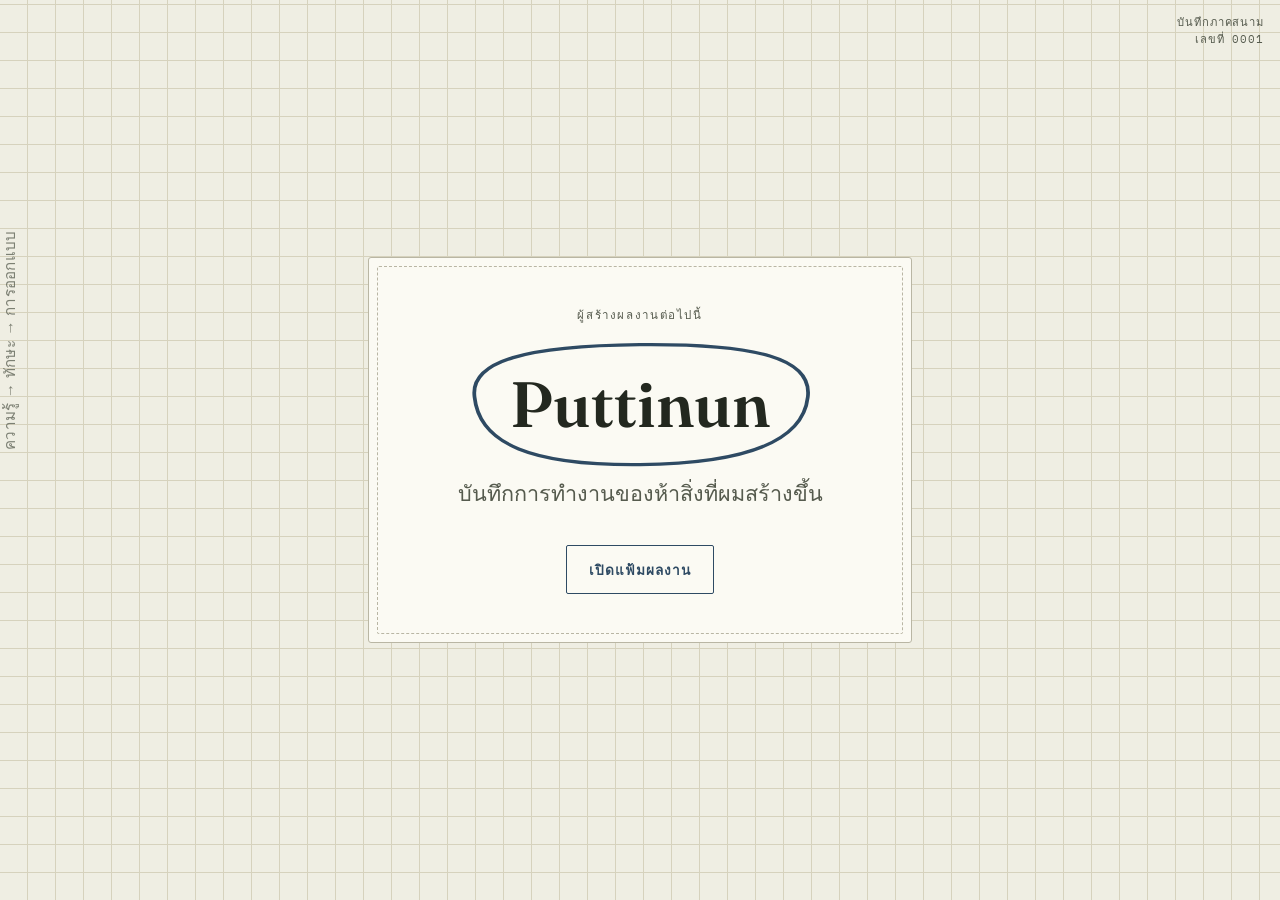
<file: index.html>
<!DOCTYPE html>
<html lang="th">
<head>
<meta charset="UTF-8">
<meta name="viewport" content="width=device-width, initial-scale=1">
<title>Puttinun — แฟ้มผลงาน</title>
<link rel="preconnect" href="https://fonts.googleapis.com">
<link rel="preconnect" href="https://fonts.gstatic.com" crossorigin>
<link href="https://fonts.googleapis.com/css2?family=Fraunces:opsz,wght@9..144,400..700&family=IBM+Plex+Mono:wght@400;500;600&family=Caveat:wght@500;600&display=swap" rel="stylesheet">
<link rel="stylesheet" href="style.css">
</head>
<body>

<div class="cover-page">
  <div class="margin-note scribble">ความรู้ → ทักษะ → การออกแบบ</div>
  <div class="stamp-corner">บันทึกภาคสนาม<br>เลขที่ 0001</div>

  <div class="index-card">
    <div class="eyebrow">ผู้สร้างผลงานต่อไปนี้</div>
    <div class="name-wrap">
      <h1>Puttinun</h1>
      <svg viewBox="0 0 300 130" preserveAspectRatio="none" aria-hidden="true">
        <path d="M18,58 C14,24 60,10 150,9 C244,8 288,22 284,58 C280,100 232,120 150,121 C64,122 22,102 18,58 Z" />
      </svg>
    </div>
    <p class="cover-sub scribble">บันทึกการทำงานของห้าสิ่งที่ผมสร้างขึ้น</p>
    <a class="open-btn" href="archive.html">เปิดแฟ้มผลงาน</a>
  </div>
</div>

</body>
</html>
</file>
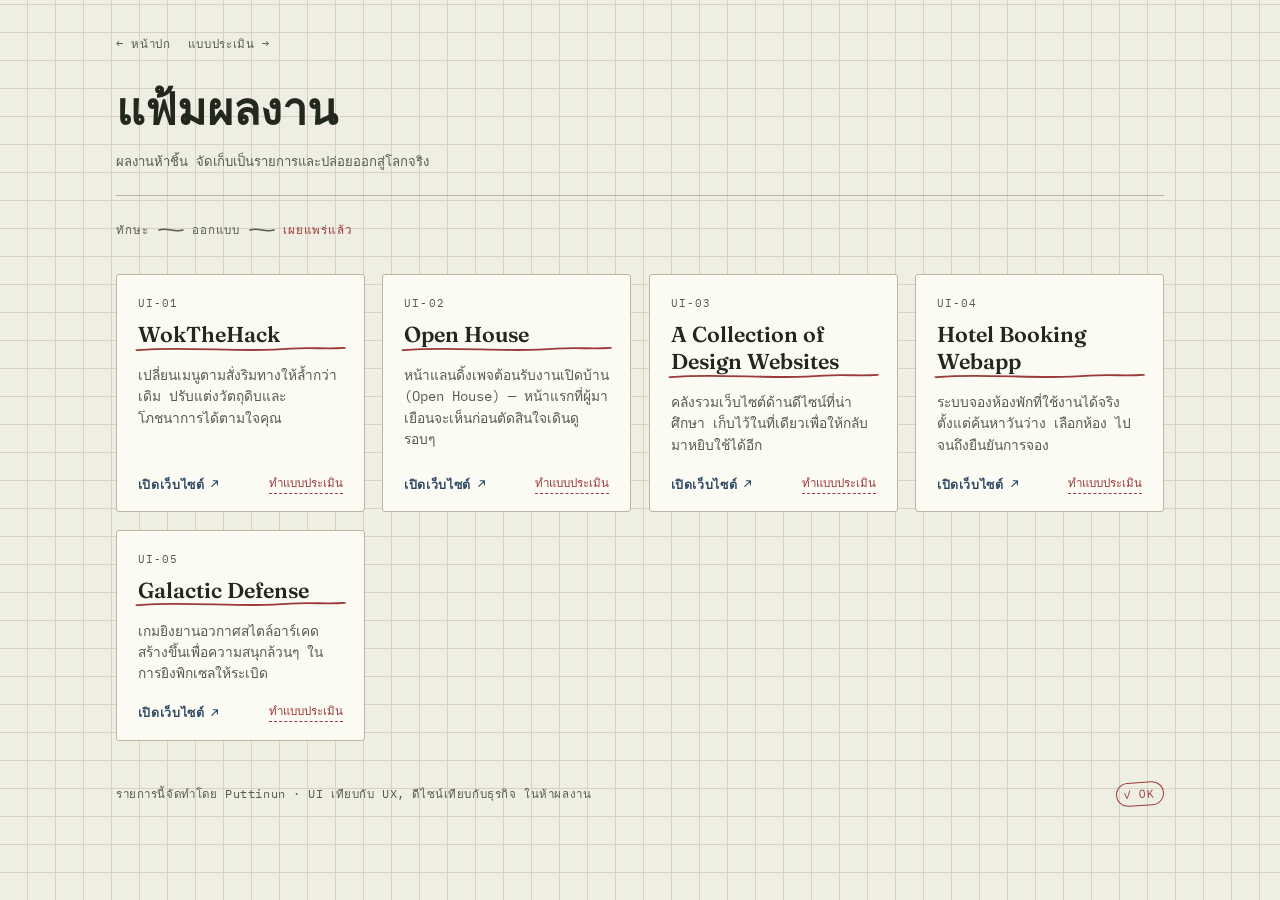
<file: archive.html>
<!DOCTYPE html>
<html lang="th">
<head>
<meta charset="UTF-8">
<meta name="viewport" content="width=device-width, initial-scale=1">
<title>แฟ้มผลงาน — Puttinun</title>
<link rel="preconnect" href="https://fonts.googleapis.com">
<link rel="preconnect" href="https://fonts.gstatic.com" crossorigin>
<link href="https://fonts.googleapis.com/css2?family=Fraunces:opsz,wght@9..144,400..700&family=IBM+Plex+Mono:wght@400;500;600&family=Caveat:wght@500;600&display=swap" rel="stylesheet">
<link rel="stylesheet" href="style.css">
</head>
<body>

<div class="page-shell">
  <div class="top-nav">
    <a href="index.html" class="nav-link">← หน้าปก</a>
    <a href="evaluate.html" class="nav-link">แบบประเมิน →</a>
  </div>
  <div class="archive-top">
    <div>
      <h2>แฟ้มผลงาน</h2>
      <div class="sub">ผลงานห้าชิ้น จัดเก็บเป็นรายการและปล่อยออกสู่โลกจริง</div>
    </div>
  </div>

  <div class="journey" aria-hidden="true">
    <span>ทักษะ</span>
    <svg width="26" height="10" viewBox="0 0 26 10"><path d="M1,5 C10,2 16,8 25,5" stroke="currentColor" stroke-width="1.5" fill="none" stroke-linecap="round"/></svg>
    <span>ออกแบบ</span>
    <svg width="26" height="10" viewBox="0 0 26 10"><path d="M1,5 C10,2 16,8 25,5" stroke="currentColor" stroke-width="1.5" fill="none" stroke-linecap="round"/></svg>
    <span class="current">เผยแพร่แล้ว</span>
  </div>

  <div class="grid">

    <article class="card">
      <div class="card-no">UI-01</div>
      <h3>WokTheHack
        <svg viewBox="0 0 120 14" preserveAspectRatio="none" aria-hidden="true"><path d="M2,8 C30,3 60,11 88,6 C100,4 108,7 118,5"/></svg>
      </h3>
      <p>เปลี่ยนเมนูตามสั่งริมทางให้ล้ำกว่าเดิม ปรับแต่งวัตถุดิบและโภชนาการได้ตามใจคุณ</p>
      <div class="card-actions">
        <a class="open-site" href="https://kriangkri-code.github.io/WokTheHack/" target="_blank" rel="noopener">
          เปิดเว็บไซต์
          <svg viewBox="0 0 16 16" aria-hidden="true"><path d="M4 12 L12 4 M6 4 H12 V10" stroke="currentColor" stroke-width="1.6" fill="none" stroke-linecap="round" stroke-linejoin="round"/></svg>
        </a>
        <a class="eval-link" href="evaluate.html?site=ui01">ทำแบบประเมิน</a>
      </div>
    </article>

    <article class="card">
      <div class="card-no">UI-02</div>
      <h3>Open House
        <svg viewBox="0 0 120 14" preserveAspectRatio="none" aria-hidden="true"><path d="M2,8 C30,3 60,11 88,6 C100,4 108,7 118,5"/></svg>
      </h3>
      <p>หน้าแลนดิ้งเพจต้อนรับงานเปิดบ้าน (Open House) — หน้าแรกที่ผู้มาเยือนจะเห็นก่อนตัดสินใจเดินดูรอบๆ</p>
      <div class="card-actions">
        <a class="open-site" href="https://kriangkri-code.github.io/openhouse/" target="_blank" rel="noopener">
          เปิดเว็บไซต์
          <svg viewBox="0 0 16 16" aria-hidden="true"><path d="M4 12 L12 4 M6 4 H12 V10" stroke="currentColor" stroke-width="1.6" fill="none" stroke-linecap="round" stroke-linejoin="round"/></svg>
        </a>
        <a class="eval-link" href="evaluate.html?site=ui02">ทำแบบประเมิน</a>
      </div>
    </article>

    <article class="card">
      <div class="card-no">UI-03</div>
      <h3>A Collection of Design Websites
        <svg viewBox="0 0 120 14" preserveAspectRatio="none" aria-hidden="true"><path d="M2,8 C30,3 60,11 88,6 C100,4 108,7 118,5"/></svg>
      </h3>
      <p>คลังรวมเว็บไซต์ด้านดีไซน์ที่น่าศึกษา เก็บไว้ในที่เดียวเพื่อให้กลับมาหยิบใช้ได้อีก</p>
      <div class="card-actions">
        <a class="open-site" href="https://kriangkri-code.github.io/a-collection-of-design-websites/" target="_blank" rel="noopener">
          เปิดเว็บไซต์
          <svg viewBox="0 0 16 16" aria-hidden="true"><path d="M4 12 L12 4 M6 4 H12 V10" stroke="currentColor" stroke-width="1.6" fill="none" stroke-linecap="round" stroke-linejoin="round"/></svg>
        </a>
        <a class="eval-link" href="evaluate.html?site=ui03">ทำแบบประเมิน</a>
      </div>
    </article>

    <article class="card">
      <div class="card-no">UI-04</div>
      <h3>Hotel Booking Webapp
        <svg viewBox="0 0 120 14" preserveAspectRatio="none" aria-hidden="true"><path d="M2,8 C30,3 60,11 88,6 C100,4 108,7 118,5"/></svg>
      </h3>
      <p>ระบบจองห้องพักที่ใช้งานได้จริง ตั้งแต่ค้นหาวันว่าง เลือกห้อง ไปจนถึงยืนยันการจอง</p>
      <div class="card-actions">
        <a class="open-site" href="https://kriangkri-code.github.io/Hotel-Booking-Webapp/" target="_blank" rel="noopener">
          เปิดเว็บไซต์
          <svg viewBox="0 0 16 16" aria-hidden="true"><path d="M4 12 L12 4 M6 4 H12 V10" stroke="currentColor" stroke-width="1.6" fill="none" stroke-linecap="round" stroke-linejoin="round"/></svg>
        </a>
        <a class="eval-link" href="evaluate.html?site=ui04">ทำแบบประเมิน</a>
      </div>
    </article>

    <article class="card">
      <div class="card-no">UI-05</div>
      <h3>Galactic Defense
        <svg viewBox="0 0 120 14" preserveAspectRatio="none" aria-hidden="true"><path d="M2,8 C30,3 60,11 88,6 C100,4 108,7 118,5"/></svg>
      </h3>
      <p>เกมยิงยานอวกาศสไตล์อาร์เคด สร้างขึ้นเพื่อความสนุกล้วนๆ ในการยิงพิกเซลให้ระเบิด</p>
      <div class="card-actions">
        <a class="open-site" href="https://kriangkri-code.github.io/GALACTIC-DEFENSE/" target="_blank" rel="noopener">
          เปิดเว็บไซต์
          <svg viewBox="0 0 16 16" aria-hidden="true"><path d="M4 12 L12 4 M6 4 H12 V10" stroke="currentColor" stroke-width="1.6" fill="none" stroke-linecap="round" stroke-linejoin="round"/></svg>
        </a>
        <a class="eval-link" href="evaluate.html?site=ui05">ทำแบบประเมิน</a>
      </div>
    </article>

  </div>

  <div class="archive-foot">
    <span>รายการนี้จัดทำโดย Puttinun · UI เทียบกับ UX, ดีไซน์เทียบกับธุรกิจ ในห้าผลงาน</span>
    <span class="ok-stamp">✓ OK</span>
  </div>
</div>

</body>
</html>
</file>
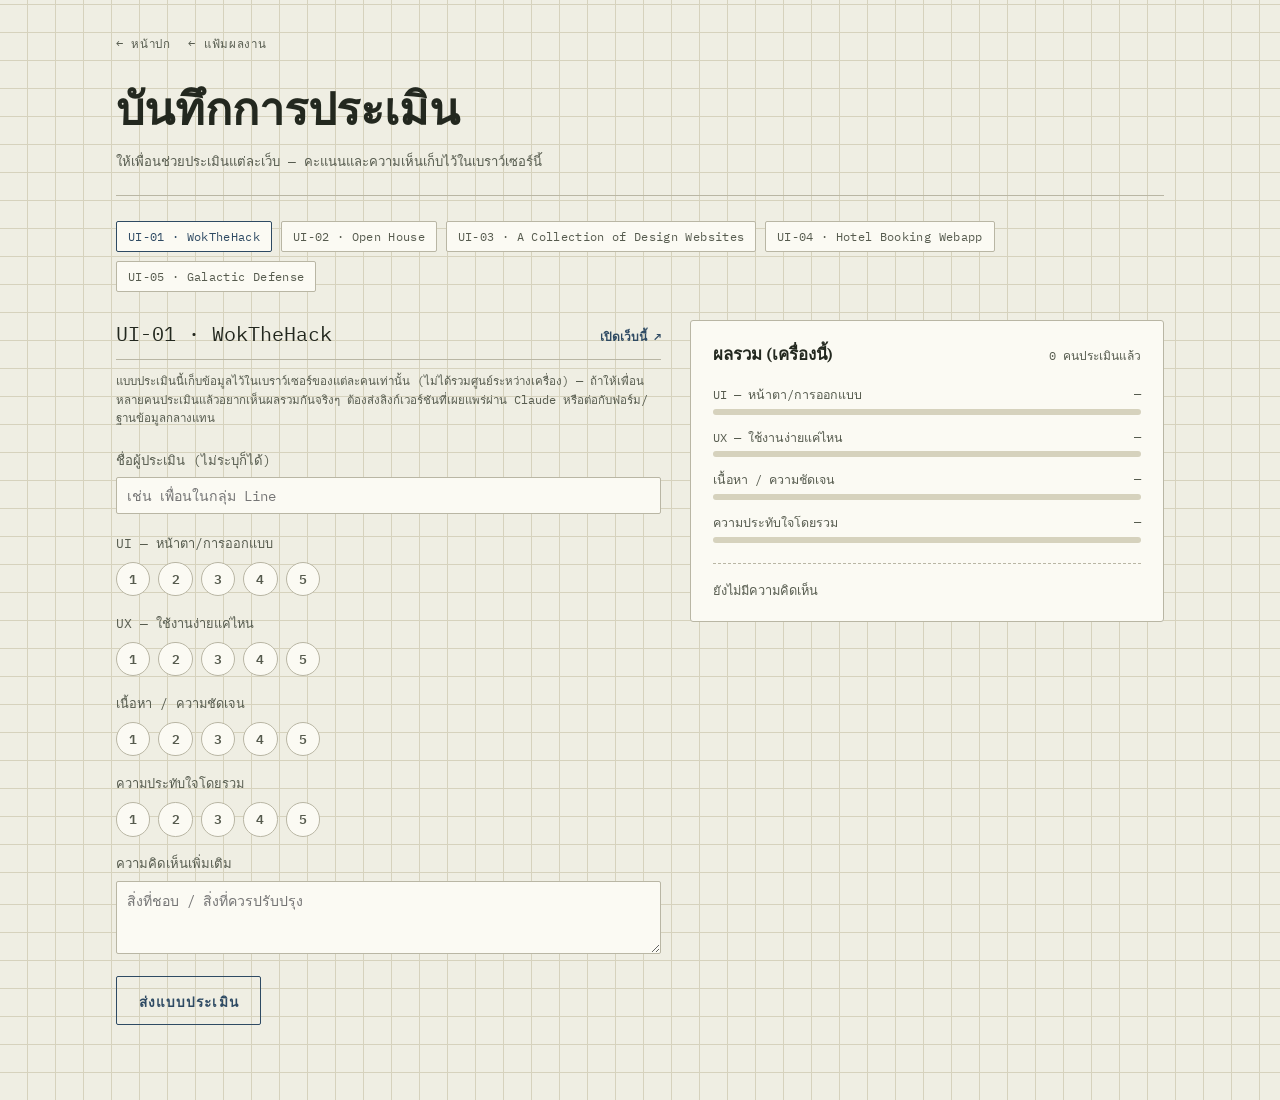
<file: evaluate.html>
<!DOCTYPE html>
<html lang="th">
<head>
<meta charset="UTF-8">
<meta name="viewport" content="width=device-width, initial-scale=1">
<title>บันทึกการประเมิน — Puttinun</title>
<link rel="preconnect" href="https://fonts.googleapis.com">
<link rel="preconnect" href="https://fonts.gstatic.com" crossorigin>
<link href="https://fonts.googleapis.com/css2?family=Fraunces:opsz,wght@9..144,400..700&family=IBM+Plex+Mono:wght@400;500;600&family=Caveat:wght@500;600&display=swap" rel="stylesheet">
<link rel="stylesheet" href="style.css">
</head>
<body>

<div class="page-shell">
  <div class="top-nav">
    <a href="index.html" class="nav-link">← หน้าปก</a>
    <a href="archive.html" class="nav-link">← แฟ้มผลงาน</a>
  </div>
  <div class="archive-top">
    <div>
      <h2>บันทึกการประเมิน</h2>
      <div class="sub">ให้เพื่อนช่วยประเมินแต่ละเว็บ — คะแนนและความเห็นเก็บไว้ในเบราว์เซอร์นี้</div>
    </div>
  </div>

  <div class="tabs" id="evalTabs"></div>

  <div class="eval-body">
    <div>
      <div class="eval-site-info">
        <span id="evalSiteName">—</span>
        <a id="evalSiteLink" href="#" target="_blank" rel="noopener">เปิดเว็บนี้ ↗</a>
      </div>

      <p class="eval-note">แบบประเมินนี้เก็บข้อมูลไว้ในเบราว์เซอร์ของแต่ละคนเท่านั้น (ไม่ได้รวมศูนย์ระหว่างเครื่อง) — ถ้าให้เพื่อนหลายคนประเมินแล้วอยากเห็นผลรวมกันจริงๆ ต้องส่งลิงก์เวอร์ชันที่เผยแพร่ผ่าน Claude หรือต่อกับฟอร์ม/ฐานข้อมูลกลางแทน</p>

      <form id="evalForm">
        <label class="field">
          <span>ชื่อผู้ประเมิน (ไม่ระบุก็ได้)</span>
          <input type="text" id="evalName" placeholder="เช่น เพื่อนในกลุ่ม Line" maxlength="40">
        </label>

        <div id="rubric"></div>

        <label class="field">
          <span>ความคิดเห็นเพิ่มเติม</span>
          <textarea id="evalComment" rows="3" maxlength="300" placeholder="สิ่งที่ชอบ / สิ่งที่ควรปรับปรุง"></textarea>
        </label>

        <button type="submit" class="open-btn" id="evalSubmitBtn">ส่งแบบประเมิน</button>
        <div class="eval-msg" id="evalMsg" aria-live="polite"></div>
      </form>
    </div>

    <div class="results">
      <div class="results-head">
        <h3>ผลรวม (เครื่องนี้)</h3>
        <span id="evalCount">0 คนประเมินแล้ว</span>
      </div>
      <div id="scoreRows"></div>
      <div class="comment-list" id="commentList"></div>
    </div>
  </div>
</div>

<script>
(function () {
  var SITES = [
    { id: 'ui01', code: 'UI-01', name: 'WokTheHack', url: 'https://kriangkri-code.github.io/WokTheHack/' },
    { id: 'ui02', code: 'UI-02', name: 'Open House', url: 'https://kriangkri-code.github.io/openhouse/' },
    { id: 'ui03', code: 'UI-03', name: 'A Collection of Design Websites', url: 'https://kriangkri-code.github.io/a-collection-of-design-websites/' },
    { id: 'ui04', code: 'UI-04', name: 'Hotel Booking Webapp', url: 'https://kriangkri-code.github.io/Hotel-Booking-Webapp/' },
    { id: 'ui05', code: 'UI-05', name: 'Galactic Defense', url: 'https://kriangkri-code.github.io/GALACTIC-DEFENSE/' }
  ];
  var CRITERIA = [
    { key: 'ui', label: 'UI — หน้าตา/การออกแบบ' },
    { key: 'ux', label: 'UX — ใช้งานง่ายแค่ไหน' },
    { key: 'content', label: 'เนื้อหา / ความชัดเจน' },
    { key: 'overall', label: 'ความประทับใจโดยรวม' }
  ];
  var STORAGE_KEY = 'field-archive-evaluations';

  function readParam(name) {
    var m = new RegExp('[?&]' + name + '=([^&]*)').exec(window.location.search);
    return m ? decodeURIComponent(m[1]) : null;
  }

  function loadAll() {
    try {
      var raw = window.localStorage.getItem(STORAGE_KEY);
      return raw ? JSON.parse(raw) : [];
    } catch (e) { return []; }
  }
  function saveAll(list) {
    try { window.localStorage.setItem(STORAGE_KEY, JSON.stringify(list)); return true; }
    catch (e) { return false; }
  }

  var requestedSite = readParam('site');
  var currentSite = SITES.some(function (s) { return s.id === requestedSite; }) ? requestedSite : SITES[0].id;
  var scores = {};

  var tabsEl = document.getElementById('evalTabs');
  SITES.forEach(function (site) {
    var b = document.createElement('button');
    b.type = 'button';
    b.className = 'tab';
    b.dataset.site = site.id;
    b.textContent = site.code + ' · ' + site.name;
    tabsEl.appendChild(b);
  });
  tabsEl.addEventListener('click', function (e) {
    var btn = e.target.closest ? e.target.closest('.tab') : null;
    if (btn) selectSite(btn.dataset.site);
  });

  var rubricEl = document.getElementById('rubric');
  CRITERIA.forEach(function (crit) {
    var row = document.createElement('div');
    row.className = 'rubric-row';
    row.dataset.key = crit.key;

    var label = document.createElement('span');
    label.className = 'rubric-label';
    label.textContent = crit.label;

    var rating = document.createElement('div');
    rating.className = 'rating';
    rating.setAttribute('role', 'radiogroup');
    rating.setAttribute('aria-label', crit.label);

    for (var v = 1; v <= 5; v++) {
      (function (val) {
        var btn = document.createElement('button');
        btn.type = 'button';
        btn.className = 'rate-btn';
        btn.dataset.val = val;
        btn.textContent = val;
        btn.setAttribute('aria-pressed', 'false');
        btn.addEventListener('click', function () {
          scores[crit.key] = val;
          Array.prototype.forEach.call(rating.querySelectorAll('.rate-btn'), function (b2) {
            var sel = Number(b2.dataset.val) === val;
            b2.classList.toggle('selected', sel);
            b2.setAttribute('aria-pressed', sel ? 'true' : 'false');
          });
        });
        rating.appendChild(btn);
      })(v);
    }

    row.appendChild(label);
    row.appendChild(rating);
    rubricEl.appendChild(row);
  });

  function resetFormFields() {
    scores = {};
    Array.prototype.forEach.call(document.querySelectorAll('.rate-btn'), function (b) {
      b.classList.remove('selected');
      b.setAttribute('aria-pressed', 'false');
    });
    document.getElementById('evalComment').value = '';
    var msg = document.getElementById('evalMsg');
    msg.textContent = '';
    msg.classList.remove('error');
  }

  function selectSite(id) {
    var site = SITES.filter(function (s) { return s.id === id; })[0] || SITES[0];
    currentSite = site.id;
    document.getElementById('evalSiteName').textContent = site.code + ' · ' + site.name;
    document.getElementById('evalSiteLink').href = site.url;
    Array.prototype.forEach.call(tabsEl.querySelectorAll('.tab'), function (t) {
      t.classList.toggle('active', t.dataset.site === site.id);
    });
    resetFormFields();
    var url = new URL(window.location.href);
    url.searchParams.set('site', site.id);
    window.history.replaceState(null, '', url);
    renderResults();
  }

  function renderResults() {
    var all = loadAll();
    var docs = all.filter(function (d) { return d.site === currentSite; })
                  .sort(function (a, b) { return b.createdAt - a.createdAt; });
    document.getElementById('evalCount').textContent = docs.length + ' คนประเมินแล้ว';

    var rowsEl = document.getElementById('scoreRows');
    rowsEl.innerHTML = '';
    CRITERIA.forEach(function (c) {
      var vals = docs.map(function (d) { return Number(d[c.key]); }).filter(function (n) { return !isNaN(n) && n > 0; });
      var avg = vals.length ? (vals.reduce(function (a, b) { return a + b; }, 0) / vals.length) : 0;
      var row = document.createElement('div');
      row.className = 'score-row';
      var top = document.createElement('div');
      top.className = 'score-row-top';
      var s1 = document.createElement('span'); s1.textContent = c.label;
      var s2 = document.createElement('span'); s2.textContent = vals.length ? (avg.toFixed(1) + ' / 5') : '—';
      top.appendChild(s1); top.appendChild(s2);
      var bar = document.createElement('div');
      bar.className = 'score-bar';
      var fill = document.createElement('i');
      fill.style.width = ((avg / 5) * 100) + '%';
      bar.appendChild(fill);
      row.appendChild(top);
      row.appendChild(bar);
      rowsEl.appendChild(row);
    });

    var listEl = document.getElementById('commentList');
    listEl.innerHTML = '';
    var withComments = docs.filter(function (d) { return d.comment && String(d.comment).trim(); });
    if (!withComments.length) {
      var p0 = document.createElement('p');
      p0.className = 'no-comments';
      p0.textContent = 'ยังไม่มีความคิดเห็น';
      listEl.appendChild(p0);
    } else {
      withComments.forEach(function (d) {
        var item = document.createElement('div');
        item.className = 'comment-item';
        var who = document.createElement('div');
        who.className = 'who';
        who.textContent = d.name || 'ไม่ระบุชื่อ';
        var p = document.createElement('p');
        p.textContent = d.comment;
        item.appendChild(who);
        item.appendChild(p);
        listEl.appendChild(item);
      });
    }
  }

  document.getElementById('evalForm').addEventListener('submit', function (e) {
    e.preventDefault();
    var msg = document.getElementById('evalMsg');
    var submitBtn = document.getElementById('evalSubmitBtn'); // เพิ่มตัวแปรปุ่มกด
    var missing = CRITERIA.filter(function (c) { return !scores[c.key]; });
    
    if (missing.length) {
      msg.textContent = 'กรุณาให้คะแนนครบทุกหัวข้อก่อนส่ง';
      msg.classList.add('error');
      return;
    }
    
    var payload = {
      site: currentSite,
      name: (document.getElementById('evalName').value || '').trim().slice(0, 40) || 'ไม่ระบุชื่อ',
      comment: (document.getElementById('evalComment').value || '').trim().slice(0, 300),
      createdAt: Date.now()
    };
    CRITERIA.forEach(function (c) { payload[c.key] = scores[c.key]; });

    // 1. บันทึกลง LocalStorage (เครื่องตัวเอง) แบบเดิม
    var all = loadAll();
    all.push(payload);
    saveAll(all);

    // 2. แสดงสถานะกำลังโหลด
    msg.classList.remove('error');
    msg.textContent = 'กำลังส่งข้อมูล...';
    submitBtn.disabled = true; // ป้องกันการกดซ้ำ
    submitBtn.textContent = 'กำลังส่ง...';

    // นำ URL ที่คัดลอกจาก Google Apps Script มาวางที่นี่!
    var GOOGLE_SCRIPT_URL = 'https://script.google.com/macros/s/AKfycbzK0GFqvOznMXxdKEjAuH0_6nsIBVH1Zu1E-KAZCoOagtCNGU_sucSj4tNGu5nfptNQvw/exec';

    // 3. ส่งข้อมูลไปที่ Google Sheet ผ่าน Fetch API
    fetch(GOOGLE_SCRIPT_URL, {
      method: 'POST',
      // ใช้ text/plain เพื่อเลี่ยงปัญหา CORS Preflight เวลาส่งข้อมูลข้ามโดเมน
      headers: {
        'Content-Type': 'text/plain;charset=utf-8',
      },
      body: JSON.stringify(payload)
    })
    .then(function(response) {
      msg.classList.remove('error');
      msg.textContent = 'บันทึกแบบประเมินลง Google Sheet แล้ว ขอบคุณครับ';
      resetFormFields();
      renderResults(); // อัปเดตผลรวมในหน้าเว็บ
    })
    .catch(function(error) {
      // กรณีเน็ตหลุดหรือส่งไม่สำเร็จ
      console.error('Error:', error);
      msg.classList.add('error');
      msg.textContent = 'บันทึกลงเครื่องแล้ว แต่ส่งเข้าส่วนกลางไม่สำเร็จ (โปรดลองใหม่)';
    })
    .finally(function() {
      // คืนสถานะปุ่มกดกลับมา
      submitBtn.disabled = false;
      submitBtn.textContent = 'ส่งแบบประเมิน';
    });
  });

  selectSite(currentSite);
})();
</script>

</body>
</html>
</file>
<file: style.css>
:root {
  --paper: #efeee3;
  --grid: #d6d2bd;
  --ink: #23281f;
  --ink-soft: #565b4e;
  --ink-blue: #2e4a63;
  --marker-red: #9c3b3b;
  --card: #fbfaf3;
  --card-border: #b9b6a4;
}
@media (prefers-color-scheme: dark) {
  :root {
    --paper: #1b1d16;
    --grid: #2b2d23;
    --ink: #ece8da;
    --ink-soft: #b3b09e;
    --ink-blue: #8fb2cf;
    --marker-red: #d98787;
    --card: #23251d;
    --card-border: #46493a;
  }
}
* { box-sizing: border-box; }
html { height: 100%; }
body {
  margin: 0;
  min-height: 100%;
  background:
    repeating-linear-gradient(0deg, transparent, transparent 27px, var(--grid) 27px, var(--grid) 28px),
    repeating-linear-gradient(90deg, transparent, transparent 27px, var(--grid) 27px, var(--grid) 28px),
    var(--paper);
  color: var(--ink);
  font-family: "IBM Plex Mono", monospace;
  -webkit-font-smoothing: antialiased;
}
a { color: inherit; }
h1, h2, h3, .headline { font-family: "Fraunces", serif; font-weight: 600; margin: 0; }
.scribble { font-family: "Caveat", cursive; }

/* ---------- COVER ---------- */
.cover-page {
  min-height: 100vh;
  display: flex;
  align-items: center;
  justify-content: center;
  padding: 6vh 1.25rem;
  position: relative;
  overflow: hidden;
}
.margin-note {
  position: fixed;
  left: 0.6rem;
  top: 50%;
  transform: translateY(-50%) rotate(-90deg);
  transform-origin: left center;
  font-size: 0.95rem;
  color: var(--ink-soft);
  letter-spacing: 0.02em;
  white-space: nowrap;
  opacity: 0.75;
  pointer-events: none;
}
.stamp-corner {
  position: fixed;
  top: 0.9rem;
  right: 1rem;
  font-size: 0.7rem;
  letter-spacing: 0.08em;
  color: var(--ink-soft);
  text-align: right;
  line-height: 1.5;
}
.index-card {
  background: var(--card);
  border: 1.5px solid var(--card-border);
  border-radius: 3px;
  max-width: 34rem;
  width: 100%;
  padding: clamp(1.75rem, 5vw, 3rem);
  text-align: center;
  position: relative;
}
.index-card::before {
  content: "";
  position: absolute;
  inset: 8px;
  border: 1px dashed var(--card-border);
  border-radius: 2px;
  pointer-events: none;
}
.eyebrow {
  font-size: 0.72rem;
  letter-spacing: 0.14em;
  color: var(--ink-soft);
  margin-bottom: 1.6rem;
}
.name-wrap { position: relative; display: inline-block; margin: 0 auto 1.1rem; }
.name-wrap h1 { font-size: clamp(2.6rem, 9vw, 4rem); line-height: 1; padding: 0.35em 0.5em; color: var(--ink); }
.name-wrap svg {
  position: absolute; inset: -14% -8%; width: 116%; height: 128%;
  stroke: var(--ink-blue); stroke-width: 3; fill: none; stroke-linecap: round;
}
.cover-sub { font-size: 1.35rem; color: var(--ink-soft); margin: 0 0 2.1rem; }
.open-btn {
  appearance: none;
  display: inline-block;
  border: 1.5px solid var(--ink-blue);
  background: transparent;
  color: var(--ink-blue);
  font-family: "IBM Plex Mono", monospace;
  font-weight: 600;
  font-size: 0.85rem;
  letter-spacing: 0.08em;
  padding: 0.85em 1.6em;
  border-radius: 2px;
  cursor: pointer;
  text-decoration: none;
  transition: background 0.15s ease, color 0.15s ease;
}
.open-btn:hover, .open-btn:focus-visible { background: var(--ink-blue); color: var(--card); }
.open-btn:disabled { opacity: 0.55; cursor: not-allowed; }
.open-btn:focus-visible { outline: 2px solid var(--marker-red); outline-offset: 3px; }

/* ---------- SHARED PAGE SHELL ---------- */
.page-shell { min-height: 100vh; padding: 2.2rem 1.25rem 3rem; max-width: 68rem; margin: 0 auto; }
.top-nav { display: flex; gap: 1.1rem; margin-bottom: 1.1rem; flex-wrap: wrap; }
.nav-link {
  font-size: 0.72rem; letter-spacing: 0.06em; color: var(--ink-soft);
  text-decoration: none; padding-bottom: 2px; border-bottom: 1px solid transparent;
  font-family: "IBM Plex Mono", monospace;
}
.nav-link:hover { color: var(--marker-red); border-color: var(--marker-red); }

.archive-top {
  display: flex; flex-wrap: wrap; align-items: flex-end; justify-content: space-between; gap: 1rem;
  border-bottom: 1.5px solid var(--card-border); padding-bottom: 1.4rem; margin-bottom: 1.6rem;
}
.archive-top h2 { font-size: clamp(2rem, 6vw, 2.8rem); }
.archive-top .sub { color: var(--ink-soft); font-size: 0.82rem; margin-top: 0.4rem; max-width: 34rem; }

.journey {
  display: flex; align-items: center; gap: 0.5rem; flex-wrap: wrap;
  font-size: 0.72rem; letter-spacing: 0.1em; color: var(--ink-soft); margin-bottom: 2.2rem;
}
.journey svg { flex: none; }
.journey span.current { color: var(--marker-red); }

.grid { display: grid; grid-template-columns: repeat(auto-fill, minmax(15.5rem, 1fr)); gap: 1.1rem; }
.card {
  background: var(--card); border: 1.5px solid var(--card-border); border-radius: 3px;
  padding: 1.3rem 1.3rem 1.1rem; display: flex; flex-direction: column;
  transition: border-color 0.15s ease, transform 0.15s ease;
}
.card:hover, .card:focus-within { border-color: var(--marker-red); transform: translateY(-3px); }
.card-no { font-size: 0.7rem; letter-spacing: 0.1em; color: var(--ink-soft); margin-bottom: 0.7rem; }
.card h3 { font-size: 1.35rem; margin: 0 0 0.15rem; position: relative; display: inline-block; }
.card h3 svg {
  position: absolute; left: -2%; right: -2%; bottom: -0.28em; width: 104%; height: 0.5em;
  stroke: var(--marker-red); stroke-width: 2.5; fill: none; stroke-linecap: round;
}
.card p { font-size: 0.86rem; line-height: 1.55; color: var(--ink-soft); margin: 0.9rem 0 1.1rem; flex: 1; }
.card-actions { display: flex; align-items: center; justify-content: space-between; flex-wrap: wrap; gap: 0.6rem 1rem; }
.card a.open-site {
  font-size: 0.78rem; font-weight: 600; letter-spacing: 0.05em; color: var(--ink-blue);
  text-decoration: none; display: inline-flex; align-items: center; gap: 0.4em; white-space: nowrap;
}
.card a.open-site:hover { color: var(--marker-red); }
.card a.open-site svg { width: 0.9em; height: 0.9em; }
.eval-link {
  font-size: 0.72rem; color: var(--marker-red); text-decoration: none;
  border-bottom: 1px dashed var(--marker-red); padding-bottom: 1px; white-space: nowrap;
  font-family: "IBM Plex Mono", monospace;
}
.eval-link:hover { color: var(--ink-blue); border-color: var(--ink-blue); }

.archive-foot {
  margin-top: 2.6rem; display: flex; align-items: center; justify-content: space-between;
  flex-wrap: wrap; gap: 1rem; color: var(--ink-soft); font-size: 0.72rem; letter-spacing: 0.05em;
}
.ok-stamp {
  display: inline-flex; align-items: center; gap: 0.4em; color: var(--marker-red);
  border: 1.5px solid var(--marker-red); border-radius: 999px; padding: 0.3em 0.8em 0.3em 0.6em;
  transform: rotate(-4deg);
}

/* ---------- EVALUATION PAGE ---------- */
.tabs { display: flex; flex-wrap: wrap; gap: 0.55rem; margin-bottom: 1.8rem; }
.tab {
  font-family: "IBM Plex Mono", monospace; font-size: 0.72rem; letter-spacing: 0.03em;
  padding: 0.6em 0.95em; border: 1.5px solid var(--card-border); border-radius: 2px;
  background: var(--card); color: var(--ink-soft); cursor: pointer;
}
.tab:hover { border-color: var(--marker-red); color: var(--marker-red); }
.tab.active { border-color: var(--ink-blue); color: var(--ink-blue); }

.eval-body { display: grid; grid-template-columns: 1.15fr 1fr; gap: 1.8rem; align-items: start; }
@media (max-width: 44rem) { .eval-body { grid-template-columns: 1fr; } }

.eval-site-info {
  display: flex; justify-content: space-between; align-items: baseline; flex-wrap: wrap; gap: 0.6rem;
  font-size: 1.25rem; border-bottom: 1.5px solid var(--card-border); padding-bottom: 0.7rem; margin-bottom: 1.2rem;
}
.eval-site-info a {
  font-family: "IBM Plex Mono", monospace; font-weight: 600; font-size: 0.75rem;
  color: var(--ink-blue); text-decoration: none; white-space: nowrap;
}
.eval-site-info a:hover { color: var(--marker-red); }

.field { display: block; margin-bottom: 1.15rem; font-size: 0.82rem; }
.field > span { display: block; margin-bottom: 0.4rem; color: var(--ink-soft); }
.field input, .field textarea {
  width: 100%; font-family: inherit; font-size: 0.88rem; padding: 0.6em 0.7em;
  border: 1.5px solid var(--card-border); border-radius: 2px; background: var(--card); color: var(--ink);
  resize: vertical;
}
.field input:focus, .field textarea:focus { outline: 2px solid var(--marker-red); outline-offset: 2px; }

.rubric-row { margin-bottom: 1.05rem; }
.rubric-label { display: block; font-size: 0.8rem; color: var(--ink-soft); margin-bottom: 0.5rem; }
.rating { display: flex; gap: 0.5rem; }
.rate-btn {
  width: 2.15rem; height: 2.15rem; border-radius: 50%; border: 1.5px solid var(--card-border);
  background: var(--card); color: var(--ink-soft); font-family: "IBM Plex Mono", monospace;
  font-weight: 600; font-size: 0.82rem; cursor: pointer;
}
.rate-btn:hover { border-color: var(--ink-blue); color: var(--ink-blue); }
.rate-btn:focus-visible { outline: 2px solid var(--marker-red); outline-offset: 2px; }
.rate-btn.selected { border-color: var(--marker-red); background: var(--marker-red); color: var(--card); }

.eval-msg { margin-top: 0.85rem; font-size: 0.78rem; color: var(--ink-soft); min-height: 1.1em; }
.eval-msg.error { color: var(--marker-red); }
.eval-note { font-size: 0.72rem; color: var(--ink-soft); margin: -0.4rem 0 1.4rem; line-height: 1.6; }

.results { border: 1.5px solid var(--card-border); border-radius: 3px; padding: 1.25rem 1.35rem; background: var(--card); }
.results-head { display: flex; justify-content: space-between; align-items: baseline; margin-bottom: 1.1rem; gap: 0.6rem; flex-wrap: wrap; }
.results-head h3 { font-size: 1.05rem; }
.results-head span { font-size: 0.75rem; color: var(--ink-soft); }
.score-row { margin-bottom: 0.8rem; }
.score-row-top { display: flex; justify-content: space-between; gap: 0.6rem; font-size: 0.78rem; color: var(--ink-soft); margin-bottom: 0.3rem; }
.score-bar { height: 6px; background: var(--grid); border-radius: 99px; overflow: hidden; }
.score-bar > i { display: block; height: 100%; background: var(--ink-blue); }
.comment-list { margin-top: 1.3rem; border-top: 1px dashed var(--card-border); padding-top: 1rem; max-height: 17rem; overflow-y: auto; }
.comment-item { margin-bottom: 0.9rem; font-size: 0.8rem; }
.comment-item .who { color: var(--ink-soft); font-size: 0.7rem; letter-spacing: 0.04em; margin-bottom: 0.2rem; }
.comment-item p { margin: 0; line-height: 1.5; }
.no-comments { color: var(--ink-soft); font-size: 0.8rem; margin: 0; }

@media (prefers-reduced-motion: reduce) {
  .card, .open-btn { transition: none; }
}
</file>
